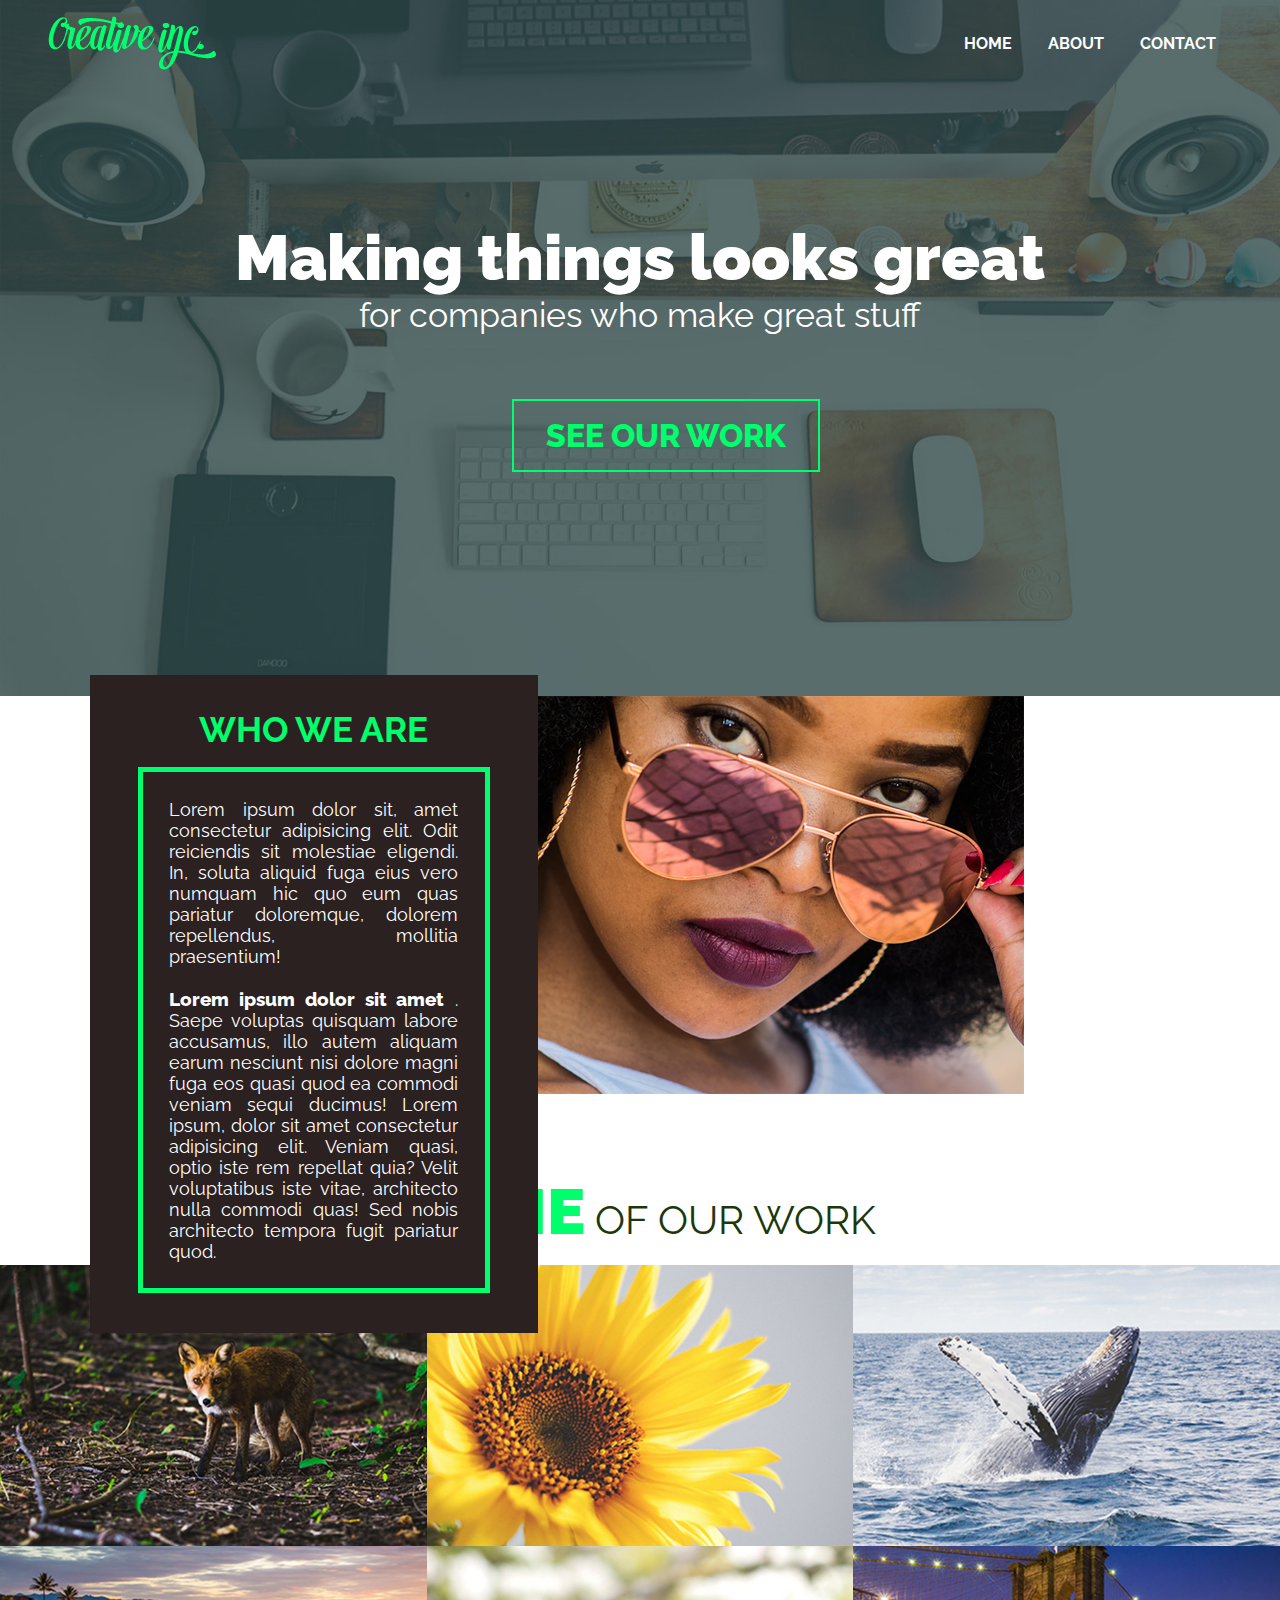
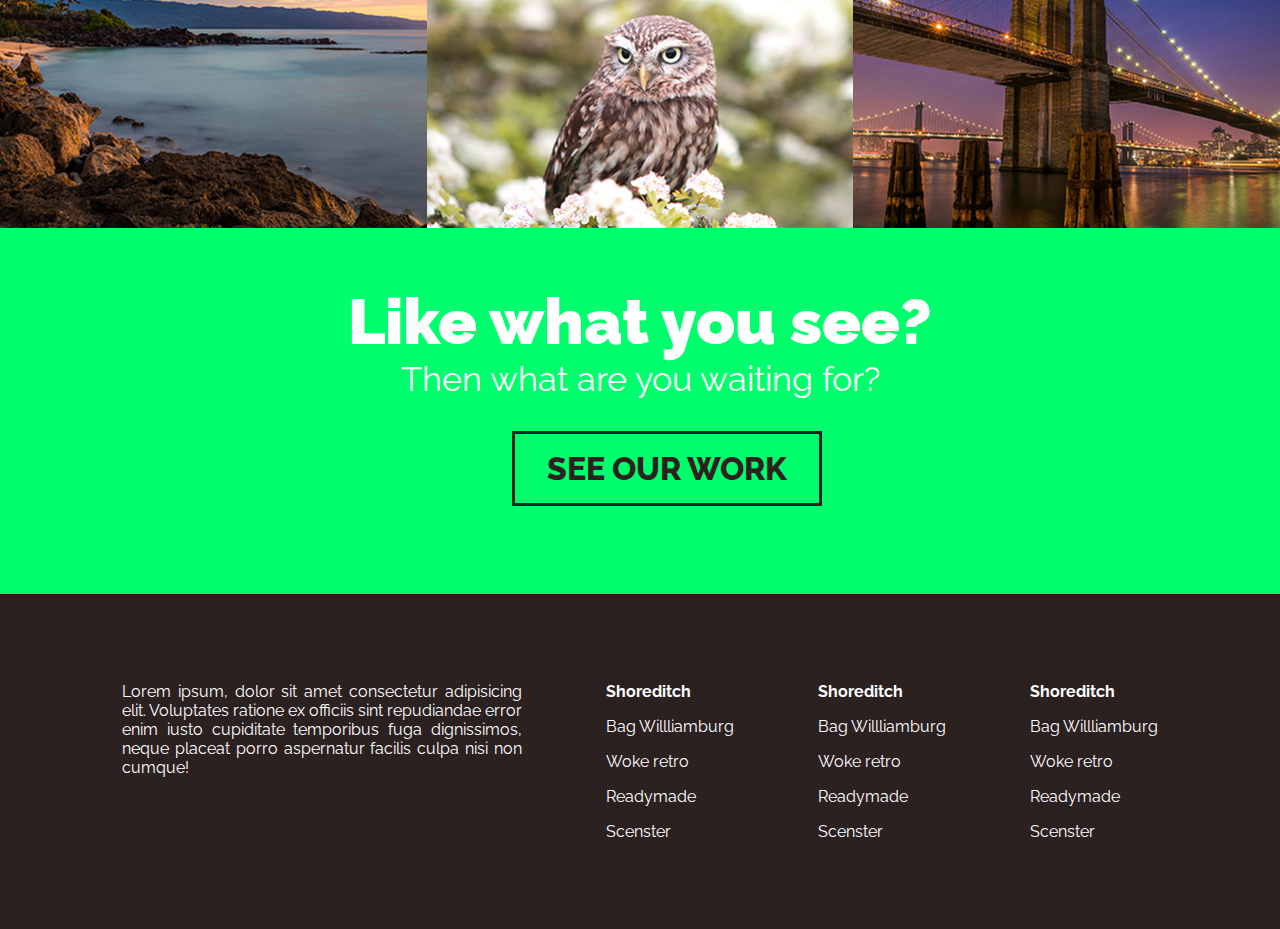
<file: Creative inc. homepage design/index.html>
<!DOCTYPE html>
<html lang="en">
  <head>
    <meta charset="UTF-8" />
    <meta http-equiv="X-UA-Compatible" content="IE=edge" />
    <meta name="viewport" content="width=device-width, initial-scale=1.0" />
    <title>Creative.Inc</title>
    <link rel="stylesheet" href="style.css" />
    <link rel="shortcut icon" href="img/favicon.ico" type="image/x-icon" />
  </head>
  <body>
    <header>
      <div class="main-container">
        <img src="img/logo.png" />
        <nav>
          <ul>
            <li><a>HOME</a></li>
            <li><a>ABOUT</a></li>
            <li><a>CONTACT</a></li>
          </ul>
        </nav>
      </div>

      <p class="top-heading">
        <span class="sub-heading">Making things looks great</span><br />for
        companies who make great stuff
      </p>

      <button class="work-button">SEE OUR WORK</button>
    </header>
    <img class="who-we" src="img/who-we-are.jpg" />
    <div class="who-we-are">
      <h1>WHO WE ARE</h1>
      <p class="inside-who">
        Lorem ipsum dolor sit, amet consectetur adipisicing elit. Odit
        reiciendis sit molestiae eligendi. In, soluta aliquid fuga eius vero
        numquam hic quo eum quas pariatur doloremque, dolorem repellendus,
        mollitia praesentium!<br /><br />
        <span class="inside-para">Lorem ipsum dolor sit amet</span> . Saepe
        voluptas quisquam labore accusamus, illo autem aliquam earum nesciunt
        nisi dolore magni fuga eos quasi quod ea commodi veniam sequi ducimus!
        Lorem ipsum, dolor sit amet consectetur adipisicing elit. Veniam quasi,
        optio iste rem repellat quia? Velit voluptatibus iste vitae, architecto
        nulla commodi quas! Sed nobis architecto tempora fugit pariatur quod.
      </p>
    </div>

    <section>
      <h1 class="work-heading">
        <span class="some-head">SOME</span> OF OUR WORK
      </h1>

      <div class="container">
        <img src="img/portfolio-01.jpg" alt="" class="work" />
        <img src="img/portfolio-02.jpg" alt="" class="work" />
        <img src="img/portfolio-03.jpg" alt="" class="work" />
        <img src="img/portfolio-04.jpg" alt="" class="work" />
        <img src="img/portfolio-05.jpg" alt="" class="work" />
        <img src="img/portfolio-06.jpg" alt="" class="work" />
      </div>
    </section>

    <div class="min-container">
      <p class="top-heading lower-head">
        <span class="sub-heading sub-lower">Like what you see?</span><br />Then
        what are you waiting for?
      </p>

      <button class="work-button button-hire">SEE OUR WORK</button>
    </div>
    <footer>
      <div class="end-container">
        <p>
          Lorem ipsum, dolor sit amet consectetur adipisicing elit. Voluptates
          ratione ex officiis sint repudiandae error enim iusto cupiditate
          temporibus fuga dignissimos, neque placeat porro aspernatur facilis
          culpa nisi non cumque!
        </p>
        <ul>
          <li>
            <strong><a href="#">Shoreditch</a></strong>
          </li>
          <li><a href="#">Bag Willliamburg</a></li>
          <li><a href="#">Woke retro</a></li>
          <li><a href="#">Readymade</a></li>
          <li><a href="#">Scenster</a></li>
        </ul>
        <ul>
          <li>
            <strong><a href="#">Shoreditch</a></strong>
          </li>
          <li><a href="#">Bag Willliamburg</a></li>
          <li><a href="#">Woke retro</a></li>
          <li><a href="#">Readymade</a></li>
          <li><a href="#">Scenster</a></li>
        </ul>
        <ul>
          <li>
            <strong><a href="#">Shoreditch</a></strong>
          </li>
          <li><a href="#">Bag Willliamburg</a></li>
          <li><a href="#">Woke retro</a></li>
          <li><a href="#">Readymade</a></li>
          <li><a href="#">Scenster</a></li>
        </ul>
      </div>
    </footer>
  </body>
</html>
</file>
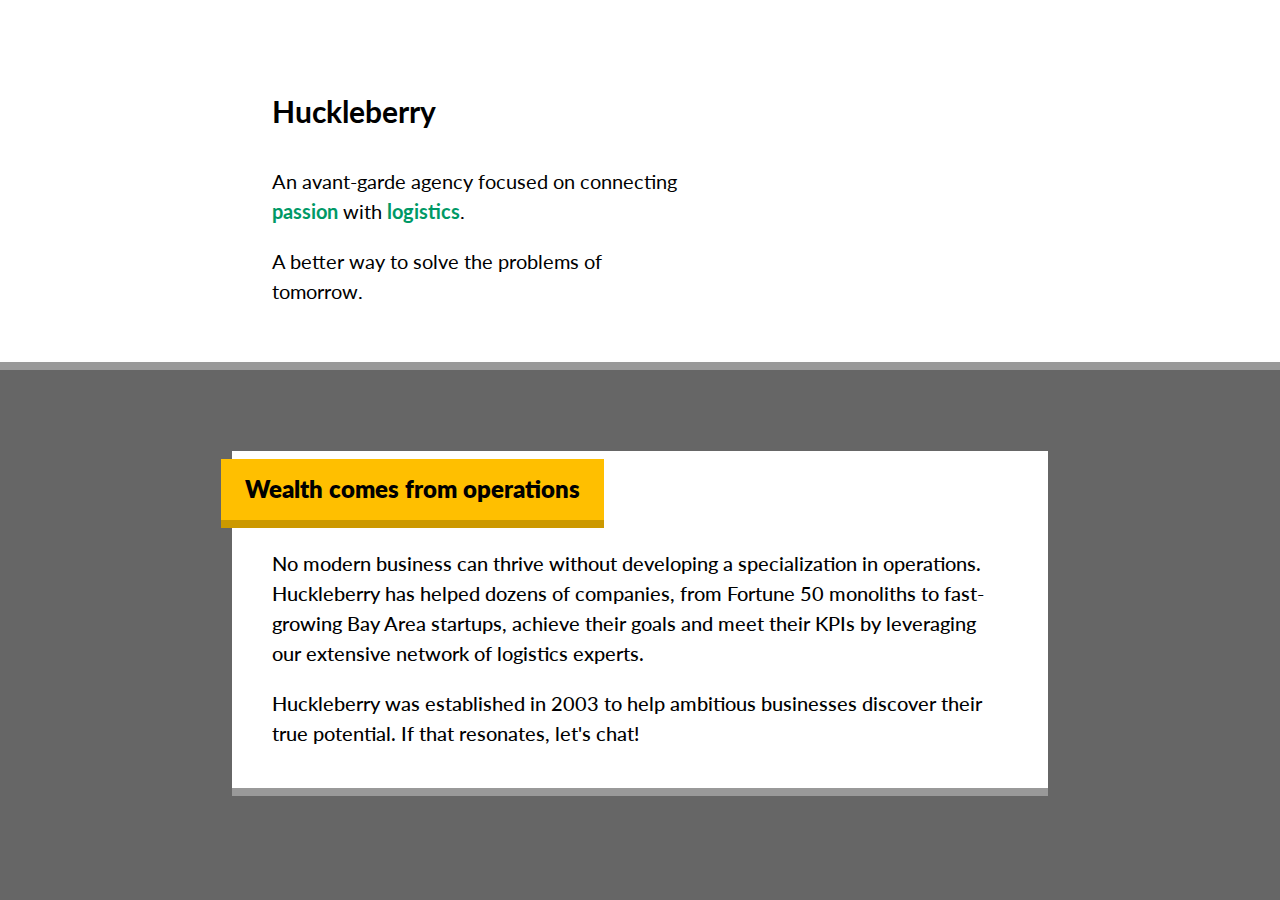
<file: huckleberry-main/index.html>
<html>
  <head>
    <title>Huckleberry</title>
    <link rel="stylesheet" href="./style.css" />
    <meta name="viewport" content="width=device-width, initial-scale=1" />
    <meta charset="UTF-8" />
    <link
      rel="shortcut icon"
      href="./icons8-blog-doodle-120.png"
      type="image/x-icon"
    />
    <link rel="preconnect" href="https://fonts.gstatic.com" />
    <link
      href="https://fonts.googleapis.com/css2?family=Lato:wght@400;900&display=swap"
      rel="stylesheet"
    />
  </head>
  <body>
    <header>
      <div class="max-width-wrapper">
        <div class="intro-chunk flow-content">
          <h2 class="title">Huckleberry</h2>

          <p>
            An avant-garde agency focused on connecting
            <strong>passion</strong> with <strong>logistics</strong>.
          </p>

          <p>A better way to solve the problems of tomorrow.</p>
        </div>
      </div>
    </header>
    <main>
      <section class="max-width-wrapper">
        <div class="card flow-content">
          <h2 class="indented-heading">Wealth comes from operations</h2>
          <p>
            No modern business can thrive without developing a specialization in
            operations. Huckleberry has helped dozens of companies, from Fortune
            50 monoliths to fast-growing Bay Area startups, achieve their goals
            and meet their KPIs by leveraging our extensive network of logistics
            experts.
          </p>
          <p>
            Huckleberry was established in 2003 to help ambitious businesses
            discover their true potential. If that resonates, let's chat!
          </p>
        </div>
      </section>
    </main>
  </body>
</html>
</file>
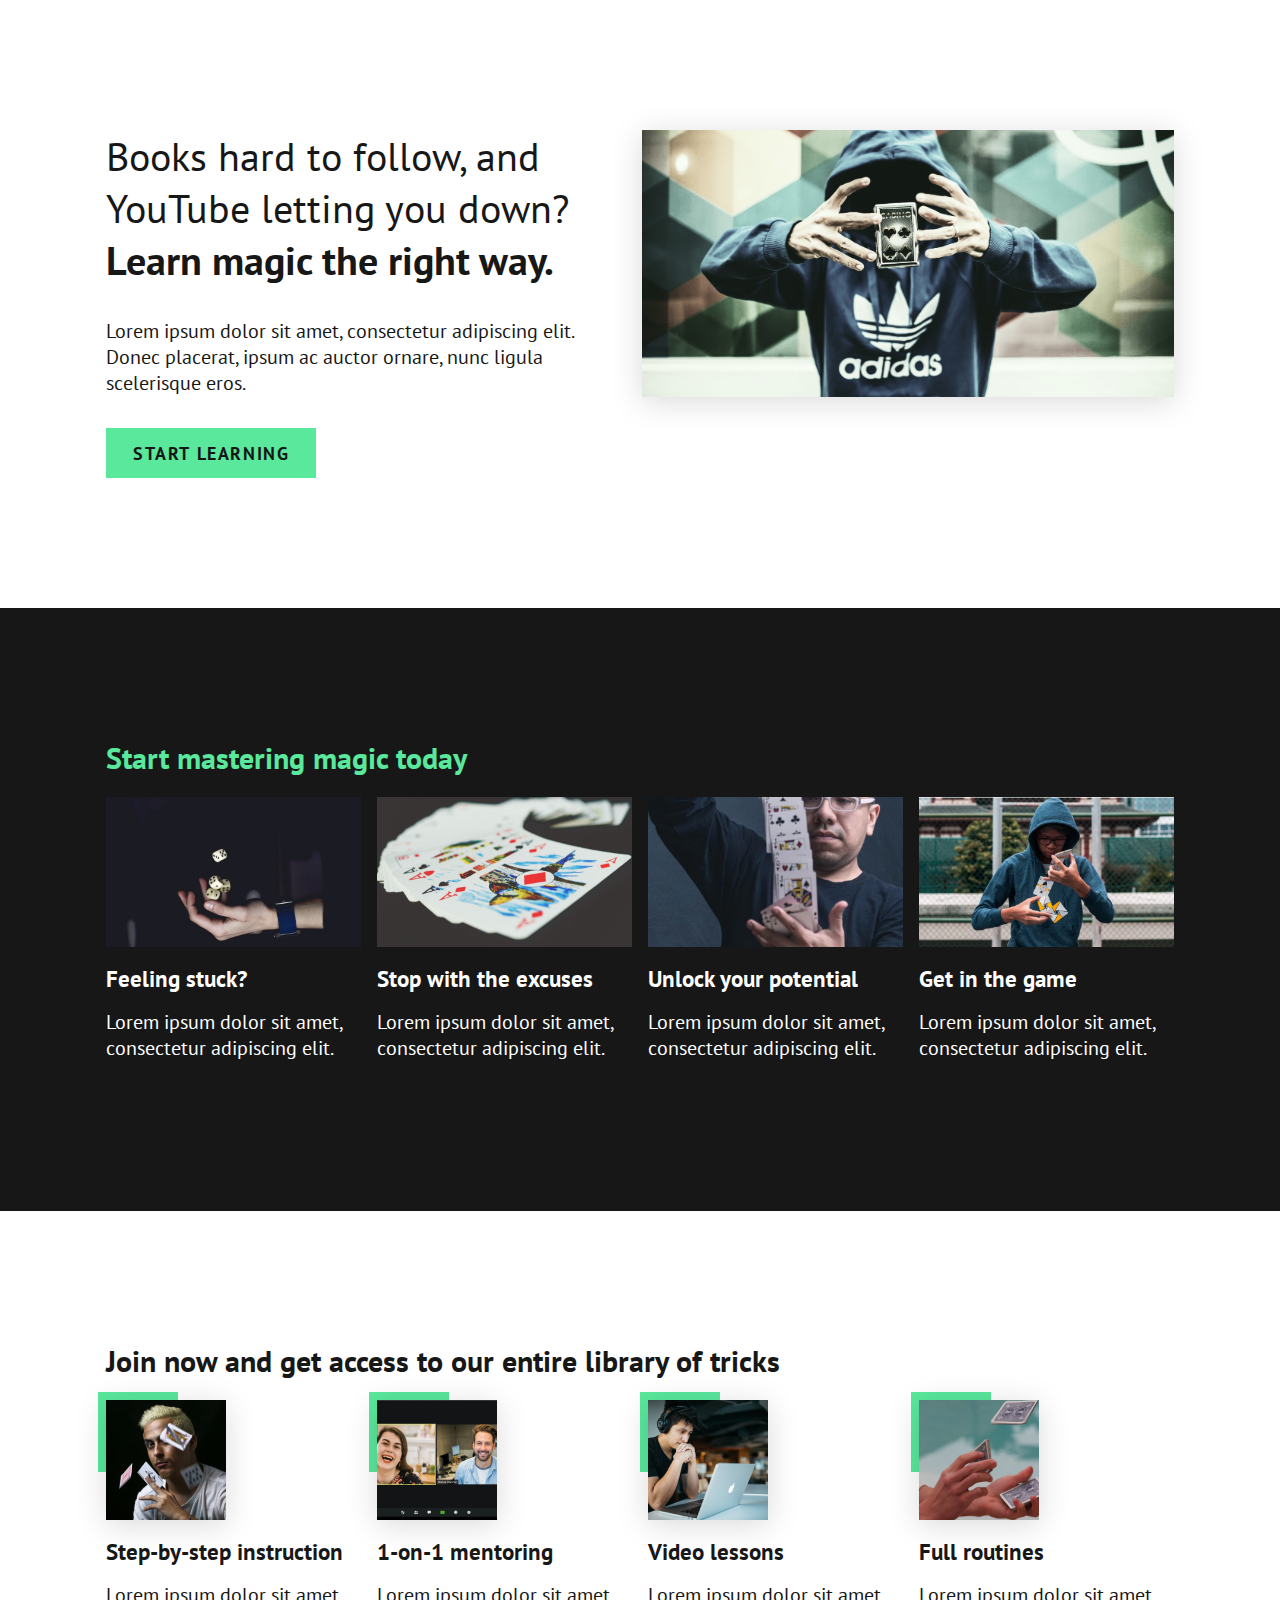
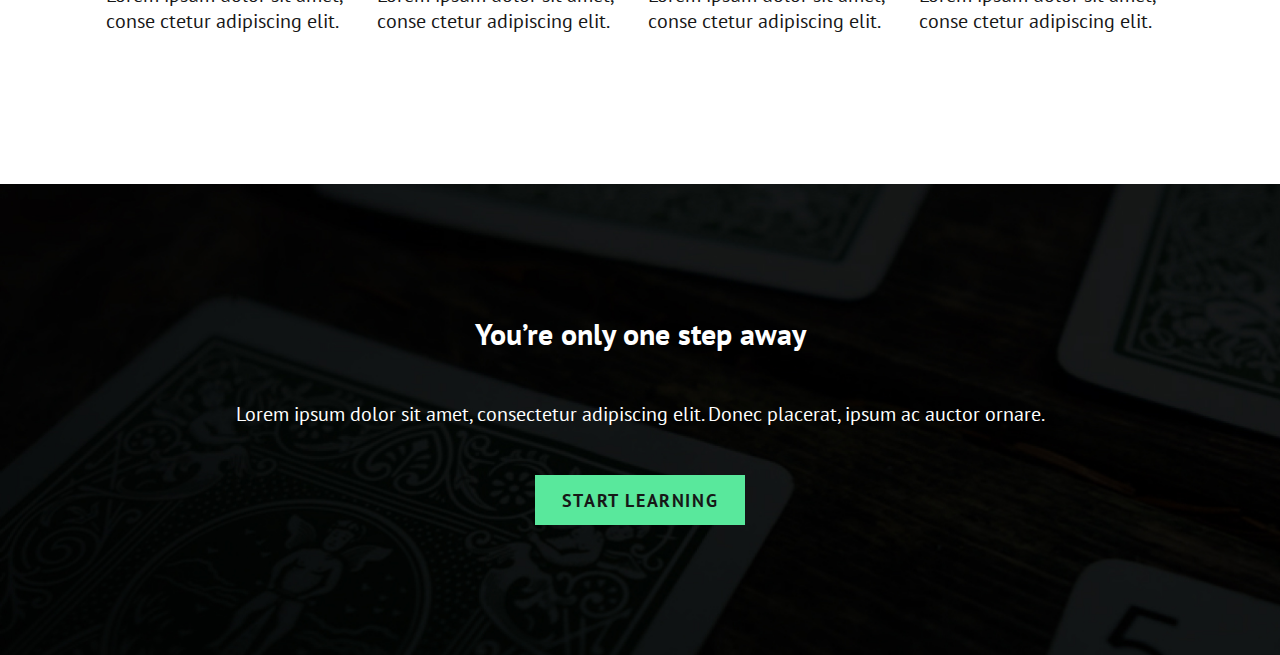
<file: Magic-wrap/index.html>
<!DOCTYPE html>
<html lang="en">
  <head>
    <meta charset="UTF-8" />
    <meta name="viewport" content="width=device-width, initial-scale=1.0" />

    <!-- Google Font -->
    <link
      href="https://fonts.googleapis.com/css2?family=PT+Sans:wght@400;700&display=swap"
      rel="stylesheet"
    />

    <!-- Our stylesheet -->
    <link rel="stylesheet" href="style.css" />
    <link
      rel="shortcut icon"
      href="./assets/icons8-magic-96.png"
      type="image/x-icon"
    />

    <title>Magic is in the air</title>
  </head>

  <body>
    <main>
      <section class="hero">
        <div class="container">
          <div class="split">
            <div class="flow-content">
              <h1>
                Books hard to follow, and YouTube letting you down?
                <span>Learn magic the right way.</span>
              </h1>
              <p>
                Lorem ipsum dolor sit amet, consectetur adipiscing elit. Donec
                placerat, ipsum ac auctor ornare, nunc ligula scelerisque eros.
              </p>
              <a href="#" class="btn flex-btn">Start learning</a>
            </div>
            <div>
              <img
                class="shadow"
                src="assets/hero.jpg"
                alt="man with a deck of cards floating between his hands, which are in front of his concealed face"
              />
            </div>
          </div>
        </div>
        <!-- /container -->
      </section>

      <section class="bg-dark">
        <div class="container">
          <h2 class="text-accent">Start mastering magic today</h2>
          <ul class="split">
            <li class="flow-content">
              <img src="assets/feature-01.jpg" alt="dice falling into a hand" />
              <h3>Feeling stuck?</h3>
              <p>Lorem ipsum dolor sit amet, consectetur adipiscing elit.</p>
            </li>
            <li class="flow-content">
              <img src="assets/feature-02.jpg" alt="cards spread on a table" />
              <h3>Stop with the excuses</h3>
              <p>Lorem ipsum dolor sit amet, consectetur adipiscing elit.</p>
            </li>
            <li class="flow-content">
              <img src="assets/feature-03.jpg" alt="man riffling cards" />
              <h3>Unlock your potential</h3>
              <p>Lorem ipsum dolor sit amet, consectetur adipiscing elit.</p>
            </li>
            <li class="flow-content">
              <img src="assets/feature-04.jpg" alt="teenager doing cardestry" />
              <h3>Get in the game</h3>
              <p>Lorem ipsum dolor sit amet, consectetur adipiscing elit.</p>
            </li>
          </ul>
        </div>
        <!-- /container -->
      </section>

      <section class="join-now">
        <div class="container">
          <h2>Join now and get access to our entire library of tricks</h2>
          <ul class="split">
            <li class="flow-content">
              <img
                class="shadow"
                src="assets/all-access-03.jpg"
                alt="man with cards flying in front of him"
              />
              <h3>Step-by-step instruction</h3>
              <p>Lorem ipsum dolor sit amet, conse ctetur adipiscing elit.</p>
            </li>
            <li class="flow-content">
              <img
                class="shadow"
                src="assets/all-access-04.jpg"
                alt="woman and man talking over video conference"
              />
              <h3>1-on-1 mentoring</h3>
              <p>Lorem ipsum dolor sit amet, conse ctetur adipiscing elit.</p>
            </li>
            <li class="flow-content">
              <img
                class="shadow"
                src="assets/all-access-01.jpg"
                alt="man in front of laptop with earphonese on"
              />
              <h3>Video lessons</h3>
              <p>Lorem ipsum dolor sit amet, conse ctetur adipiscing elit.</p>
            </li>
            <li class="flow-content">
              <img
                class="shadow"
                src="assets/all-access-02.jpg"
                alt="close up of hands holding cards"
              />
              <h3>Full routines</h3>
              <p>Lorem ipsum dolor sit amet, conse ctetur adipiscing elit.</p>
            </li>
          </ul>
        </div>
        <!-- /container -->
      </section>

      <section class="bg-dark cta">
        <div class="container flow-content footer">
          <h2>You’re only one step away</h2>
          <p>
            Lorem ipsum dolor sit amet, consectetur adipiscing elit. Donec
            placerat, ipsum ac auctor ornare.
          </p>
          <a href="#" class="btn">Start Learning</a>
        </div>
        <!-- /container -->
      </section>
    </main>
  </body>
</html>
</file>
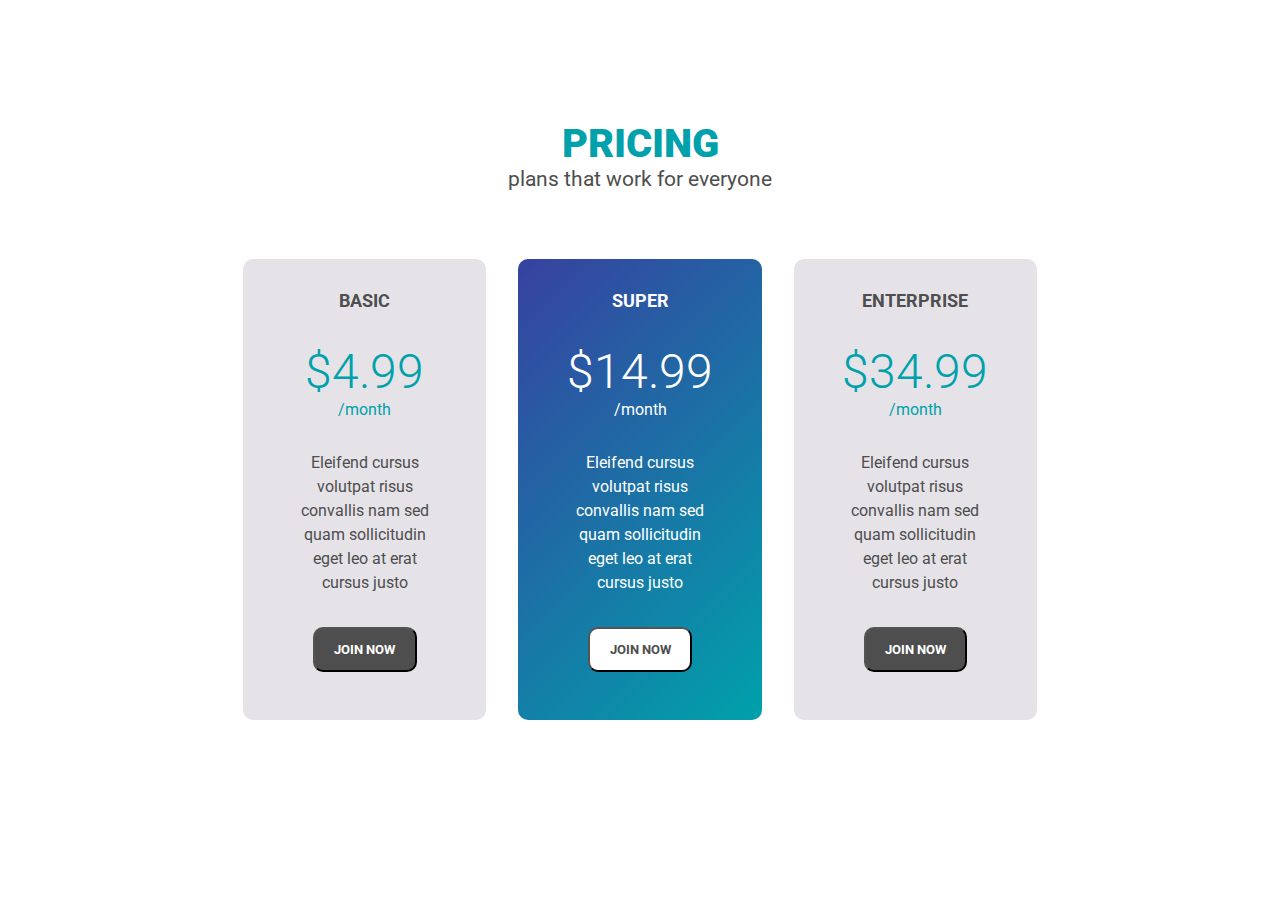
<file: Pricing-Page/Index.html>
<!DOCTYPE html>
<html lang="en">
  <head>
    <meta charset="UTF-8" />
    <meta name="viewport" content="width=device-width, initial-scale=1.0" />
    <link rel="stylesheet" href="style.css" />
    <title>Pricing-Page</title>
  </head>
  <body>
    <section>
      <div>
        <h1 class="heading">Pricing</h1>
        <p class="sub-heading">plans that work for everyone</p>
      </div>
      <div class="plans">
        <div class="plan">
          <h3 class="plan-heading">basic</h3>
          <p class="plan-price"><span>$4.99</span>/month</p>
          <p class="plan-content">
            Eleifend cursus volutpat risus convallis nam sed quam sollicitudin
            eget leo at erat cursus justo
          </p>
          <button class="button">join now</button>
        </div>
        <div class="plan super-plan">
          <h3 class="plan-heading">super</h3>
          <p class="plan-price"><span>$14.99</span>/month</p>
          <p class="plan-content">
            Eleifend cursus volutpat risus convallis nam sed quam sollicitudin
            eget leo at erat cursus justo
          </p>
          <button class="button">join now</button>
        </div>
        <div class="plan">
          <h3 class="plan-heading">Enterprise</h3>
          <p class="plan-price"><span>$34.99</span>/month</p>
          <p class="plan-content">
            Eleifend cursus volutpat risus convallis nam sed quam sollicitudin
            eget leo at erat cursus justo
          </p>
          <button class="button">join now</button>
        </div>
      </div>
    </section>
  </body>
</html>
</file>
<file: Creative inc. homepage design/style.css>
@import url("https://fonts.googleapis.com/css?family=Raleway:300,400,700,900");

* {
  box-sizing: border-box;
  font-family: Raleway;
  margin: 0%;
  padding: 0%;
}

header {
  background-image: url(img/hero-bg.jpg);
  color: white;
  padding-bottom: 10rem;
  background-position: center;
  background-size: cover;
}

.main-container {
  display: flex;
  justify-content: space-between;
  padding: 1rem 3rem;
  align-items: center;
}

header nav ul li {
  list-style: none;
  display: inline-block;
}

header nav ul li a {
  padding: 1rem;
  cursor: pointer;
  font-weight: 700;
}

header nav ul li a:hover {
  color: #00ff6c;
}

.top-heading {
  text-align: center;
  margin-top: 4em;
  font-size: 2.1rem;
}

.sub-heading {
  font-size: 4rem;
  font-weight: 900;
}

.work-button {
  position: relative;
  left: 40%;
  margin: 4rem auto;
  font-size: 2em;
  padding: 0.5em 1em;
  font-weight: 800;
  background-color: transparent;
  border: 2px solid #00ff6c;
  color: #00ff6c;
  cursor: pointer;
}

.work-button:hover {
  color: white;
}

.who-we {
  width: 60%;
  height: 40%;
  margin-left: auto;
  margin-right: auto;
  display: block;
  padding-bottom: 5rem;
}

.who-we-are {
  position: absolute;
  width: 35%;
  max-width: 35%;
  background-color: rgb(44, 33, 33);
  padding: 1rem 3rem;
  top: 75%;
  left: 7%;
  padding-bottom: 2.5rem;
  font-size: 1.1rem;
}

.who-we-are h1 {
  text-align: center;
  padding: 0.5em;
  color: #00ff6c;
}

.inside-who {
  text-align: justify;
  border: 5px solid #00ff6c;
  padding: 1.5em;
  color: white;
}
.inside-para {
  font-size: 1.2rem;
  font-weight: 800;
}

.work-heading {
  text-align: center;
  font-family: inherit;
  font-weight: normal;
  font-size: 2.5rem;
  color: rgb(28, 56, 10);
  padding-bottom: 1rem;
}

.some-head {
  font-size: 4rem;
  font-weight: 900;
  color: #00ff6c;
}

.container {
  display: grid;
  grid-template-rows: 1fr 1fr;
  grid-template-columns: 1fr 1fr 1fr;
}

.work {
  background-size: cover;
  width: 100%;
  height: auto;
}

.min-container {
  color: white;
  background-color: #00ff6c;
  padding: 3.5rem 0rem;
}

.lower-head {
  margin-top: 0%;
}

.button-hire {
  background-color: transparent;
  border: 3px solid rgb(44, 33, 33);
  color: rgb(44, 33, 33);
  margin: 2rem 0rem;
}

.button-hire:hover {
  color: white;
}

.end-container {
  display: flex;
  justify-content: space-around;
  color: white;
  background-color: rgb(44, 33, 33);
  padding: 5rem;
}

.end-container p {
  max-width: 25rem;
  text-align: justify;
  padding: 0.5rem 0rem;
}

.end-container ul li {
  list-style: none;
}
.end-container ul li a {
  text-decoration: none;
  color: white;
  display: inline-block;
  padding: 0.5rem 0rem;
}

.end-container ul li a:hover {
  color: #00ff6c;
}
</file>
<file: huckleberry-main/style.css>
* {
  box-sizing: border-box;
  font-family: "Lato", sans-serif;
  /* outline: 1px solid brown; */
}

html,
body {
  margin: 0;
  padding: 0;
  background-color: #666666;
}

h1,
h2,
h3,
p {
  margin: 0;
}

/* utility classes */
.flow-content > * {
  margin-bottom: 1.25rem;
}

.flow-content > *:last-child {
  margin-bottom: 0rem;
}

/* Add styles here! */

.max-width-wrapper {
  max-width: 51rem;
  margin: 0 auto;
  padding: 1rem 0rem;
}

header {
  border-bottom: 8px solid #999999;
  background-color: #ffffff;
}

.intro-chunk {
  padding: 2.5rem;
  font-weight: 400;
  font-size: 1.25rem;
  line-height: 30px;
  max-width: 31.25rem;
}

.intro-chunk .title {
  margin: 2.5rem 0rem;
}

strong {
  color: #009966;
}

.card {
  border-bottom: 8px solid #999999;
  background-color: #ffffff;
  padding: 2.5rem;
  margin: 4.0625rem 0rem;
  font-weight: 500;
  font-size: 1.25rem;
  line-height: 30px;
}

.indented-heading {
  border-bottom: 8px solid #cc9900;
  width: fit-content;
  background-color: #ffbf00;
  font-weight: 800;
  font-size: 1.5rem;
  line-height: 28.8px;
  padding: 1rem 1.5rem;
  margin-left: -3.2rem;
  margin-top: -2rem;
}
</file>
<file: Magic-wrap/style.css>
/* Custom properties */

:root {
  --spacer: 1rem;

  --clr-neutral-900: #171717;
  --clr-neutral-700: #333;
  --clr-neutral-300: #cfcfcf;
  --clr-neutral-100: #fff;
  --clr-accent-400: #59e89c;
  --clr-accent-500: #00986a;

  --ff-primary: "PT Sans", sans-serif;

  --fw-700: 700;
  --fw-400: 400;

  --box-shadow: 0 0.25em 1.5em rgba(0, 0, 0, 0.15);
}

/* reset */

*,
*::before,
*::after {
  box-sizing: border-box;
}

h1,
h2,
h3,
p {
  margin: 0;
}

img {
  max-width: 100%;
  height: auto;
  display: block;
}

ul[class],
ol[class] {
  list-style: none;
  padding: 0;
}

/* Utility classes */
.flow-content > * + * {
  margin-top: var(--flow-space, var(--spacer));
}

.split {
  display: flex;
  flex-direction: column;
  /* gap: 3rem; */
}

.split > * + * {
  margin: calc(var(--spacer) * 3) 0 0 0;
}

@media (min-width: 40em) {
  .split {
    flex-direction: row;
  }

  .split > * + * {
    margin: 0 0 0 calc(var(--spacer));
  }
}
.bg-dark {
  color: var(--clr-neutral-100);
  background-color: var(--clr-neutral-900);
}

.text-accent {
  color: var(--clr-accent-400);
}

.shadow {
  box-shadow: var(--box-shadow);
}

/* general styling */

body {
  font-family: var(--ff-primary);
  font-size: 1.25rem;
  font-weight: 400;
  color: var(--clr-neutral-900);
  margin: 0;
}

h1 {
  font-weight: 400;
}

h1 span {
  font-weight: 700;
}

.btn {
  display: inline-block;
  text-decoration: none;
  text-transform: uppercase;
  letter-spacing: 0.1rem;
  font-weight: 700;
  font-size: 1.125rem;
  color: inherit;
  padding: 0.75em 1.5em;
  background-color: var(--clr-accent-400);
  color: var(--clr-neutral-900);
}

section {
  padding: 4.125rem 0rem;
}

.container {
  padding: 0 var(--spacer);
  max-width: 68.75rem;
  margin: 0 auto;
}
@media (min-width: 40em) {
  section {
    padding: 8.125rem 0rem;
  }
}

/* Components */

.join-now li::before {
  display: block;
  content: "";
  width: 5rem;
  height: 5rem;
  background-color: var(--clr-accent-400);
  position: absolute;
  z-index: -1;
  transform: translate(-0.5rem, -0.5rem);
}

.hero {
  --flow-space: 2rem;
}

.cta {
  --flow-space: 3rem;
  background-image: url(./assets/cta-bg.jpg);
  background-size: cover;
  text-align: center;
}
</file>
<file: Pricing-Page/style.css>
@import url("https://fonts.googleapis.com/css2?family=Roboto:wght@700&display=swap");

*,
*::before,
*::after {
  box-sizing: border-box;
}

* {
  padding: 0;
  margin: 0;
}

body {
  text-align: center;
  font-family: "Roboto", sans-serif;
}

.heading {
  font-size: 2.5rem;
  text-transform: uppercase;
  color: #00a1ab;
  font-weight: 900;
  margin-top: 3em;
}

.sub-heading {
  color: #4e4e4e;
  font-size: 1.3125rem;
  margin-bottom: 2.25rem;
}

.plans {
  display: flex;
  justify-content: center;
  padding: 2rem;
  color: #4e4e4e;
}

.plan {
  width: 20%;
  padding: 1rem 3rem;
  margin: 0 1rem;
  background-color: #e5e3e8;
  border-radius: 10px;
}

.plan-heading {
  font-size: 1.1062rem;
  text-transform: uppercase;
  margin: 1rem 0rem;
}

.plan-price {
  margin: 2rem 0rem;
  color: #00a1ab;
}
.plan-price span {
  font-size: 3rem;
  font-weight: 300;
  display: block;
}

.plan-content {
  margin: 2rem 0rem;
  line-height: 1.5;
}

.button {
  text-transform: uppercase;
  padding: 0.8rem 1.2rem;
  border-radius: 10px;
  margin-bottom: 2rem;
  background-color: #4e4e4e;
  color: white;
  font-weight: 700;
  font-family: inherit;
}
.super-plan {
  background: linear-gradient(-45deg, #00a1ab, #3741a0);
  color: white;
}

.super-plan .plan-price {
  color: inherit;
}

.super-plan .button {
  background-color: white;
  color: #4e4e4e;
}
</file>
